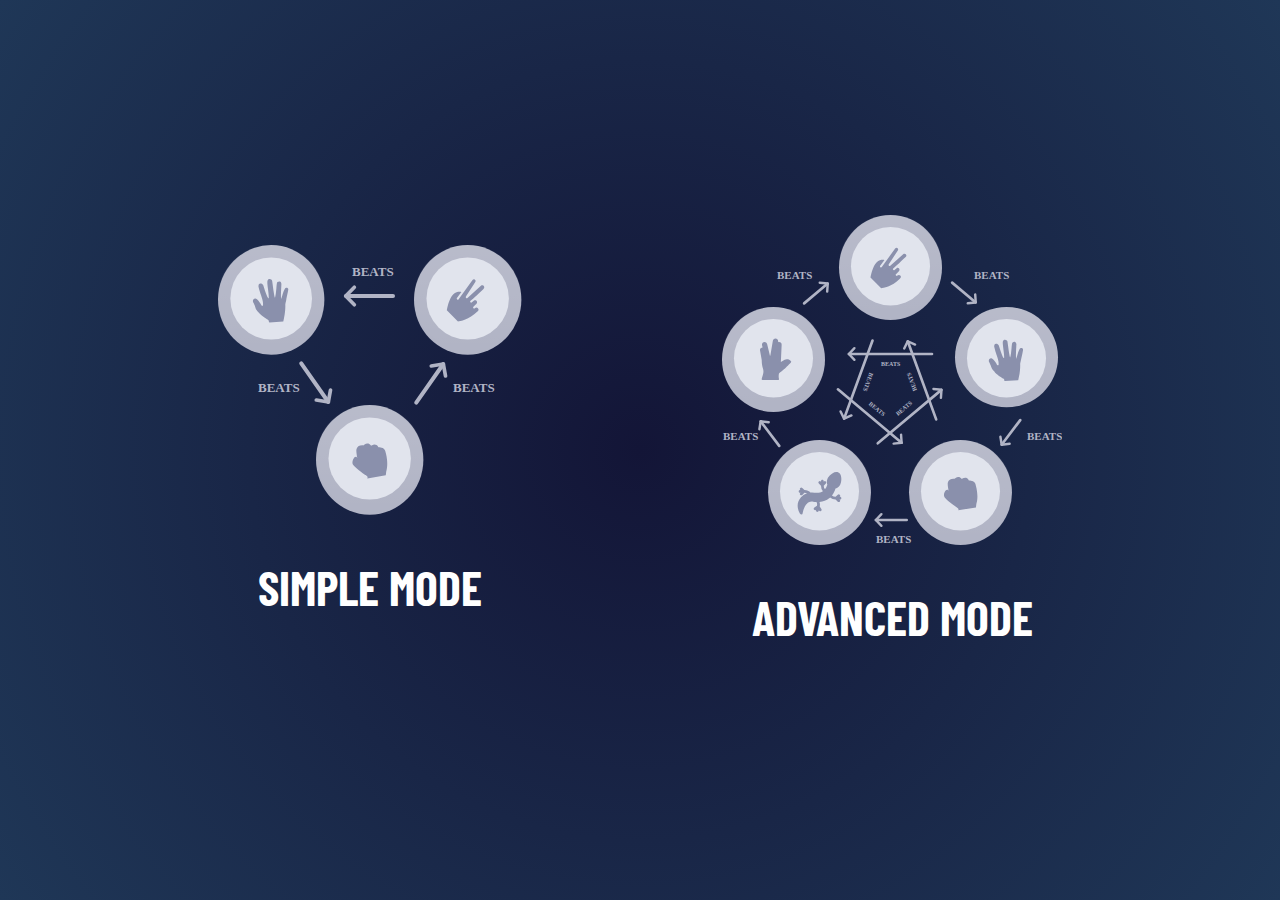
<file: index.html>
<!DOCTYPE html>
<html lang="en">
<head>
    <meta charset="UTF-8">
    <meta name="viewport" content="width=device-width, initial-scale=1.0">
    <link rel="stylesheet" href="/css/styles.css">
    <link rel="preconnect" href="https://fonts.googleapis.com">
    <link rel="preconnect" href="https://fonts.gstatic.com" crossorigin>
    <link href="https://fonts.googleapis.com/css2?family=Barlow+Condensed:wght@400;500;700&display=swap" rel="stylesheet">
    <title>Rock Paper Scissors</title>
</head>
<body>
    <main class="container">
        <section class="col1">
            <a href="/simple-mode.html">
            <img src="/assets/image-rules.svg" alt="imagen de las reglas del modo básico">
            <h2>SIMPLE MODE</h2></a>
        </section>
        <section class="col2">
            <a href="/advanced-mode.html">
            <img src="/assets/image-rules-bonus.svg" alt="imagen de las reglas del modo avanzado">
            <h2>ADVANCED MODE</h2></a>
        </section>
    </main>
        

    <script src="js/script.js"></script>
</body>
</html>
</file>
<file: css/styles.css>
* {
    box-sizing: border-box;

}
body {
    background: rgb(19,21,55);
    background: radial-gradient(circle, rgba(19,21,55,1) 0%, rgba(31,55,87,1) 100%);
    margin: 0 auto;
    font-family: 'Barlow Condensed', sans-serif;
}
h2 {
    font-size: 48px;
    color: white;
    font-weight: 700;
}
a {
    text-decoration: none;
}
.container {
    display: flex;
    flex-direction: row;
    justify-content: center;
    align-items: center;
    height: 100vh;
    gap: 200px;
}
.col1 {
    text-align: center; 
    justify-content: center;
    align-items: center;   
}
.col2 {
    text-align: center;
} 
/* SIMPLE MODE */
.container1 {
    display: flex;
    flex-direction: column;
    justify-content: start;
    align-items: center;
    height: 100vh;
    gap: 100px;
}
.marker {
    display: flex;
    justify-content: center;
    align-items: center;
    text-align: center;
    line-height: 40px;
    gap: 100px;
    border: 2px solid rgba(211, 211, 211, 0.26);
    padding: 20px 50px;
    margin-top: 40px;
    border-radius: 20px;
}
.marker__col1,
.marker__col2 {
    background-color: white;
    border-radius: 15px;
    padding: 0px 50px;
    height: 79%;
}
.marker__col1 h2,
.marker__col2 h2 {
    font-size: 20px;
    font-weight: 400;
    color: #2A45C2;
}
.marker__col1 span,
.marker__col2 span {
    font-size: 80px;
    font-weight: 700;
    color: #565468;
}
.table {
    background-image: url(/assets/bg-triangle.svg);
    background-repeat: no-repeat;
    background-position: center;
    height: 450px;
    width: 450px;
}
.game {
    display: flex;
    flex-wrap: wrap;
    justify-content: center;
    gap: 50px;
}
.game__icon {
    --color-border: ;
    --color-shadow: ;
    position: relative;
    display: flex;
    align-items: center;
    justify-content: center;
    width: 200px;
    height: 200px;
    border-radius: 50%;
    border: 20px solid var(--color-border);
    box-shadow: 0 10px var(--color-shadow), inset 0 10px rgba(0, 0, 150, 0.1);
    background-color: #fff;
    transition: transform 0.2s;
    cursor: pointer;
}
.game__icon:hover {
    transform: scale(0.85);
}
.game__icon-papper {
    --color-border: #5671f5;
    --color-shadow: #2a45c2;
}
.game__icon-scissors {
    --color-border: #eb9f0e;
    --color-shadow: #c76c1b;
}
.game__icon-rock {
    --color-border: #db2e4d;
    --color-shadow: #9d1634;
}
.game__icon-lizard {
    --color-border: #834ee3;
    --color-shadow: #351472;
}
.game__icon-spock {
    --color-border: #2d8dab;
    --color-shadow: #156d88;
}

.gameAdvanced {
    display: grid;
    grid-template-columns: repeat(5,1fr);
    gap: 37px;
    justify-content: center;
}
.marker__col1-Adv,
.marker__col2-Adv {
    background-color: white;
    border-radius: 15px;
    padding: 0px 50px;
    height: 59%;
}
.marker__col1-Adv h2,
.marker__col2-Adv h2 {
    font-size: 20px;
    font-weight: 400;
    color: #2A45C2;
}
.marker__col1-Adv span,
.marker__col2-Adv span {
    font-size: 80px;
    font-weight: 700;
    color: #565468;
}
.marker-Adv {
    display: flex;
    justify-content: center;
    align-items: center;
    text-align: center;
    line-height: 40px;
    gap: 100px;
    border: 2px solid rgba(211, 211, 211, 0.26);
    padding: 0px 50px;
    margin-top: 40px;
    border-radius: 20px;
}
/*RESULT*/
#title-result {
    text-align: center;
}
.off {
    display: none;
}
.on {
    display: block;
}
#continue-play {
    padding: 15px;
    font-size: 20px;
    border-radius: 10px;
    border: none;
    cursor: pointer;
}
#continue-play:hover {
    color: red;
}

.game1 {
    display: flex;
    gap: 60px;
}
.game1 span {
    text-align: center;
    font-size: 32px;
    font-weight: 700;
    color: white;
    margin-bottom: 145px;
}
</file>
